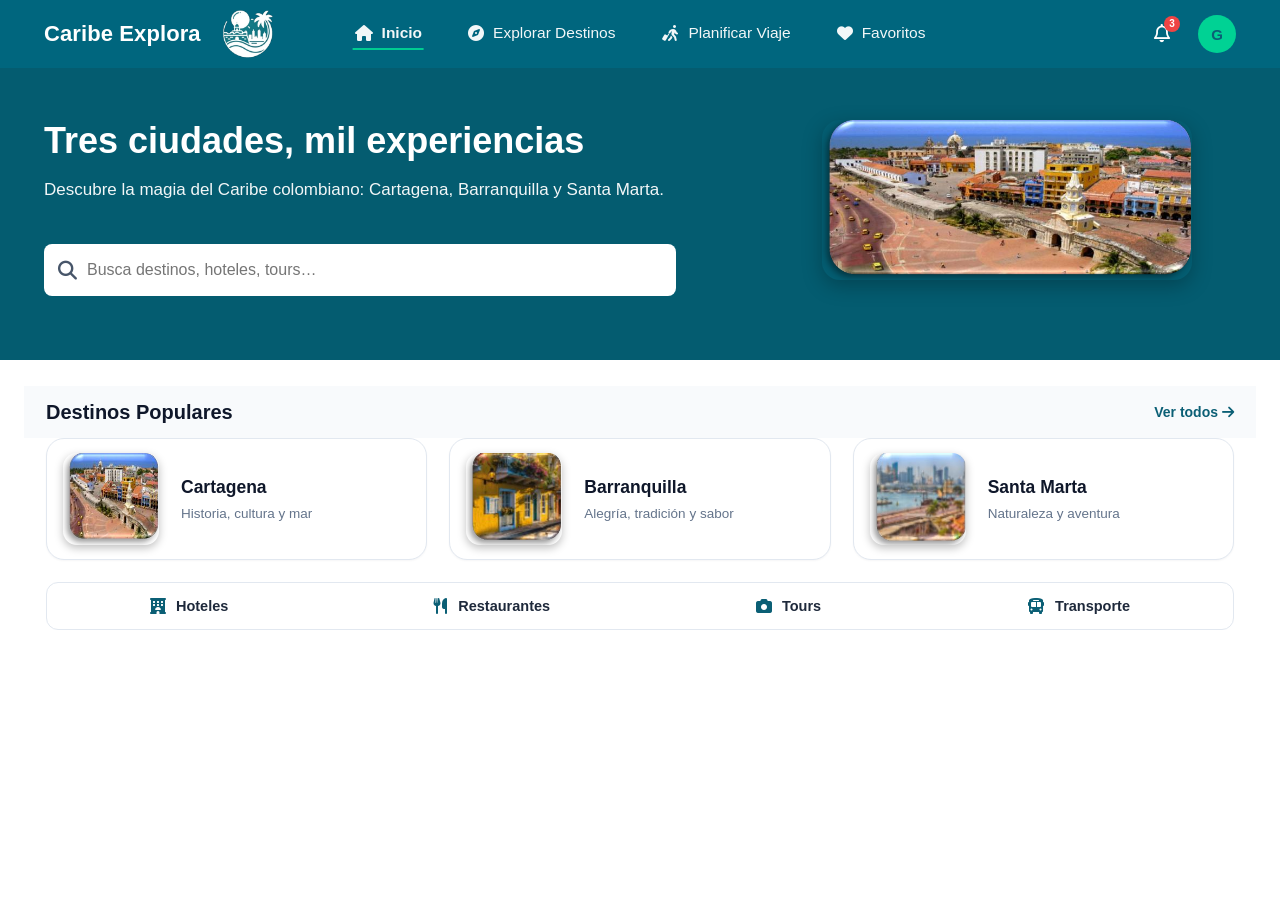
<file: index.html>
<!DOCTYPE html>
<html lang="es"><head><meta charset="utf-8"><meta name="viewport" content="width=device-width,initial-scale=1">
<title>Inicio · Caribe Explora</title>
<link rel="icon" href="img/logo.png"><link rel="stylesheet" href="vendor/fa/css/all.min.css"><link rel="stylesheet" href="css/styles.css"></head><body>
<div id="hdr"></div>
<section class="hero">
 <div><h1>Tres ciudades, mil experiencias</h1>
 <p>Descubre la magia del Caribe colombiano: Cartagena, Barranquilla y Santa Marta.</p>
 <form class="search" id="sf" autocomplete="off"><i class="fa-solid fa-magnifying-glass"></i><input id="q" type="text" aria-label="Buscar" placeholder="Busca destinos, hoteles, tours…"><div class="sugg" id="sg"></div></form></div>
 <img class="hero-img" src="img/hero-cartagena.png" alt="Cartagena">
</section>
<div class="section-head"><h2>Destinos Populares</h2><a href="explorar.html">Ver todos <i class="fa-solid fa-arrow-right"></i></a></div>
<section class="pop" id="pop"></section>
<nav class="cats">
 <a href="servicios.html?tipo=hoteles"><i class="fa-solid fa-hotel"></i>Hoteles</a><a href="servicios.html?tipo=restaurantes"><i class="fa-solid fa-utensils"></i>Restaurantes</a>
 <a href="servicios.html?tipo=tours"><i class="fa-solid fa-camera"></i>Tours</a><a href="servicios.html?tipo=transporte"><i class="fa-solid fa-bus"></i>Transporte</a>
</nav>
<script src="js/data.js"></script><script src="js/common.js"></script>
<script>renderHeader('inicio');
$('#pop').innerHTML=CITIES.map(c=>`<a class="card" href="destino.html?id=${c.id}"><img src="img/${c.thumb}" alt=""><div><h3>${c.name}</h3><p>${c.tag}</p></div></a>`).join('');
const q=$('#q'),sg=$('#sg');
$('#sf').onsubmit=e=>{e.preventDefault();if(q.value.trim())location.href='buscar.html?q='+encodeURIComponent(q.value.trim())};
q.oninput=()=>{const t=norm(q.value.trim());if(!t){sg.innerHTML='';sg.style.display='none';return}
 const r=[...CITIES.filter(c=>norm(c.name).includes(t)).map(c=>({h:'destino.html?id='+c.id,n:c.name,s:'Destino',i:'fa-location-dot'})),
  ...ALL.filter(x=>x.type!=='transporte'&&norm(x.name).includes(t)).slice(0,5).map(x=>({h:'destino.html?id='+x.city+'&tab='+x.type,n:x.name,s:TYPE[x.type].label+' · '+CITY[x.city].name,i:TYPE[x.type].icon}))];
 sg.innerHTML=r.length?r.map(x=>`<a href="${x.h}"><i class="fa-solid ${x.i}"></i><b>${x.n}</b><span>${x.s}</span></a>`).join(''):'<div class="none">Sin resultados</div>';sg.style.display='block'};
document.addEventListener('click',e=>{if(!e.target.closest('#sf'))sg.style.display='none'});
</script></body></html>
</file>
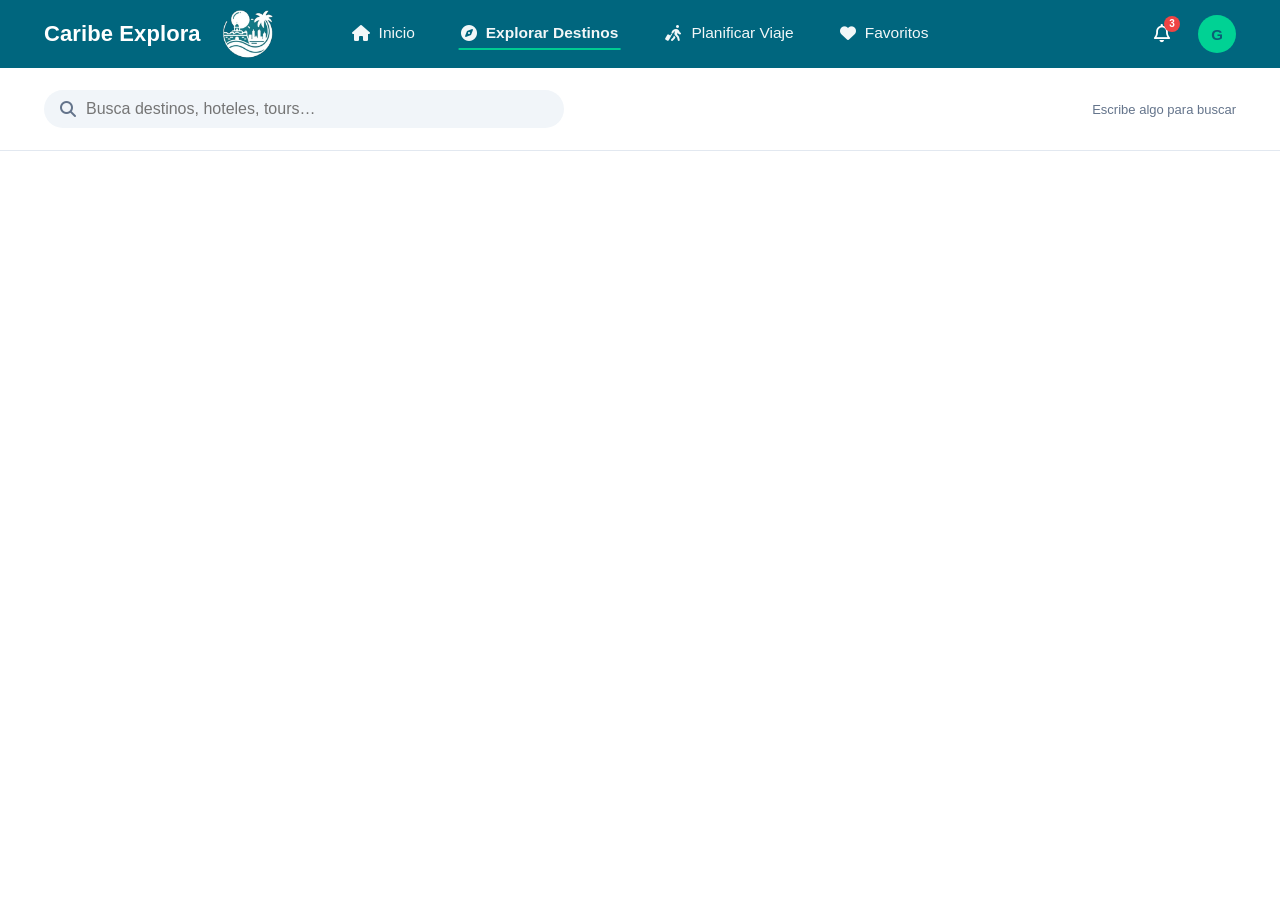
<file: buscar.html>
<!DOCTYPE html>
<html lang="es"><head><meta charset="utf-8"><meta name="viewport" content="width=device-width,initial-scale=1">
<title>Buscar · Caribe Explora</title>
<link rel="icon" href="img/logo.png"><link rel="stylesheet" href="vendor/fa/css/all.min.css"><link rel="stylesheet" href="css/styles.css"></head><body>
<div id="hdr"></div>
<div class="filters"><form class="fsearch" id="sf" style="width:520px;max-width:100%"><i class="fa-solid fa-magnifying-glass"></i><input id="q" type="text" aria-label="Buscar" placeholder="Busca destinos, hoteles, tours…"></form><div id="cnt" class="note"></div></div>
<div class="wrap" id="res" style="padding-bottom:60px"></div>
<script src="js/data.js"></script><script src="js/common.js"></script>
<script>renderHeader('explorar');
const qq=param('q')||'';$('#q').value=qq;
$('#sf').onsubmit=e=>{e.preventDefault();location.href='buscar.html?q='+encodeURIComponent($('#q').value.trim())};
const t=norm(qq.trim());
const dest=t?CITIES.filter(c=>norm(c.name+' '+c.state+' '+c.desc).includes(t)):[];
const its=t?ALL.filter(x=>norm(x.name+' '+x.desc+' '+CITY[x.city].name+' '+TYPE[x.type].label).includes(t)):[];
$('#cnt').textContent=t?`${dest.length+its.length} resultados para “${qq}”`:'Escribe algo para buscar';
$('#res').innerHTML=(dest.length?`<h2 class="h2">Destinos</h2><div class="pop">${dest.map(c=>`<a class="card" href="destino.html?id=${c.id}"><img src="img/${c.thumb}" alt=""><div><h3>${c.name}</h3><p>${c.tag}</p></div></a>`).join('')}</div>`:'')+
 (its.length?`<h2 class="h2">Lugares, comida, hoteles, tours y transporte</h2><section class="items" style="padding:0">${its.map(itemCard).join('')}</section>`:'')+
 (t&&!dest.length&&!its.length?'<p class="empty">No encontramos resultados. Prueba con “playa”, “hotel” o “Tayrona”.</p>':'');
</script></body></html>
</file>
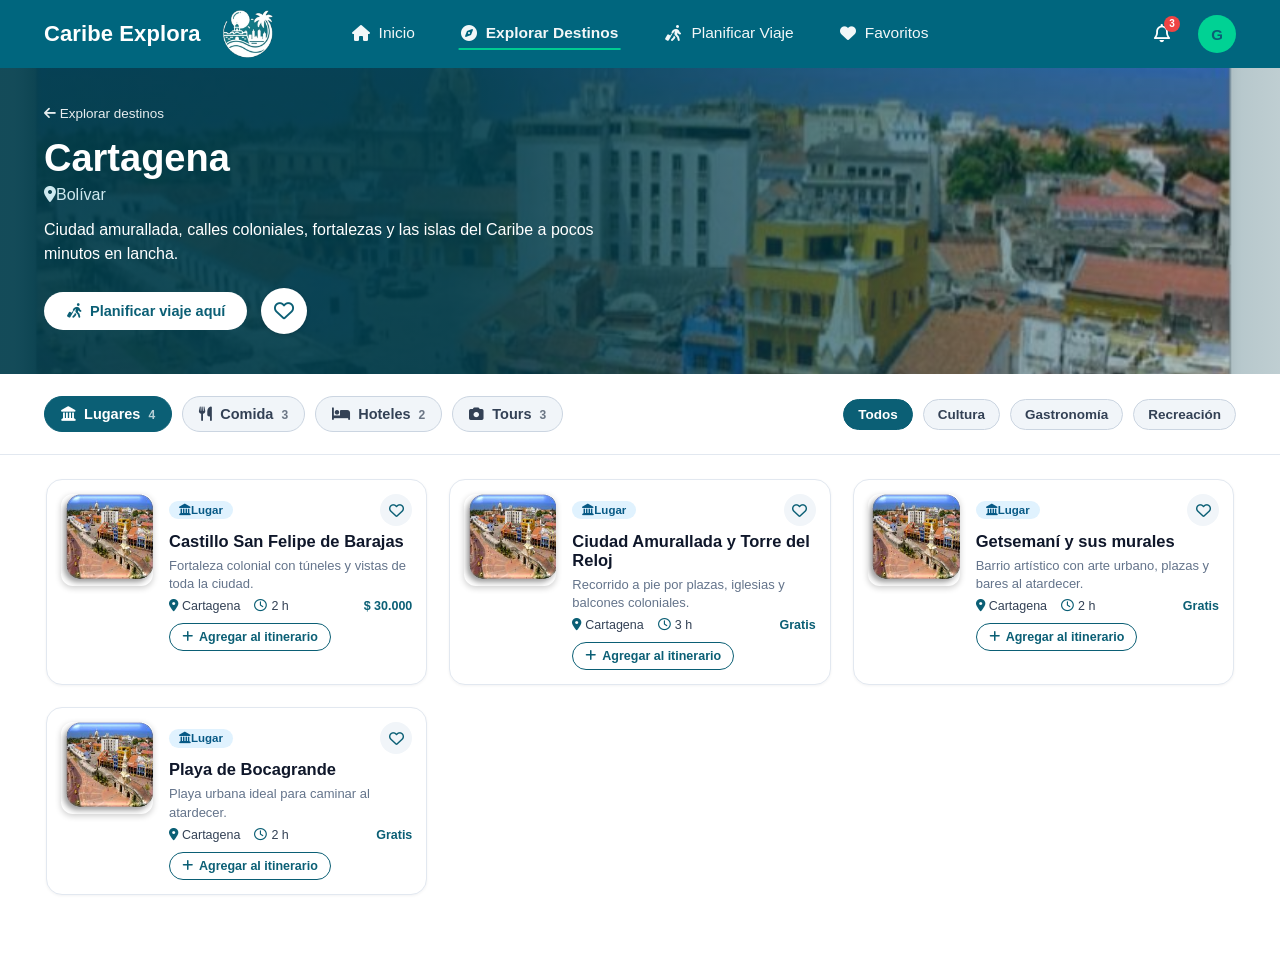
<file: destino.html>
<!DOCTYPE html>
<html lang="es"><head><meta charset="utf-8"><meta name="viewport" content="width=device-width,initial-scale=1">
<title>Destino · Caribe Explora</title>
<link rel="icon" href="img/logo.png"><link rel="stylesheet" href="vendor/fa/css/all.min.css"><link rel="stylesheet" href="css/styles.css"></head><body>
<div id="hdr"></div>
<main id="main"></main>
<script src="js/data.js"></script><script src="js/common.js"></script>
<script>renderHeader('explorar');
const c=CITY[param('id')]||CITIES[0];let tab=param('tab')||'lugar',cat=param('cat')||'Todos';if(!TYPE[tab]||tab==='transporte')tab='lugar';
const items=ALL.filter(x=>x.city===c.id&&x.type!=='transporte');
document.title=c.name+' · Caribe Explora';
$('#main').innerHTML=`<section class="dhero" style="--img:url(../img/${c.card})"><div class="dh-in"><a class="back" href="explorar.html"><i class="fa-solid fa-arrow-left"></i> Explorar destinos</a>
 <h1>${c.name}</h1><div class="loc"><i class="fa-solid fa-location-dot"></i>${c.state}</div><p>${c.desc}</p>
 <div class="dh-act"><a class="btn" href="planificar.html?city=${c.id}"><i class="fa-solid fa-person-walking-luggage"></i> Planificar viaje aquí</a>${heartBtn('d:'+c.id,'lg')}</div></div></section>
 <div class="filters"><div class="pills" id="tabs">${['lugar','comida','hotel','tour'].map(t=>`<button class="pill" data-t="${t}"><i class="fa-solid ${TYPE[t].icon}"></i> ${TYPE[t].tab} <small>${items.filter(x=>x.type===t).length}</small></button>`).join('')}</div>
 <div class="pills" id="cats">${['Todos','Cultura','Gastronomía','Recreación'].map(x=>`<button class="pill sm">${x}</button>`).join('')}</div></div>
 <section class="items" id="list"></section>`;
function draw(){$$('#tabs .pill').forEach(b=>b.classList.toggle('on',b.dataset.t===tab));$$('#cats .pill').forEach(b=>b.classList.toggle('on',b.textContent===cat));
 const l=items.filter(x=>x.type===tab&&(cat==='Todos'||x.cat===cat));
 $('#list').innerHTML=l.length?l.map(itemCard).join(''):'<p class="empty">No hay resultados para este filtro.</p>'}
draw();
$('#tabs').onclick=e=>{const b=e.target.closest('.pill');if(b){tab=b.dataset.t;draw()}};
$('#cats').onclick=e=>{const b=e.target.closest('.pill');if(b){cat=b.textContent;draw()}};
</script></body></html>
</file>
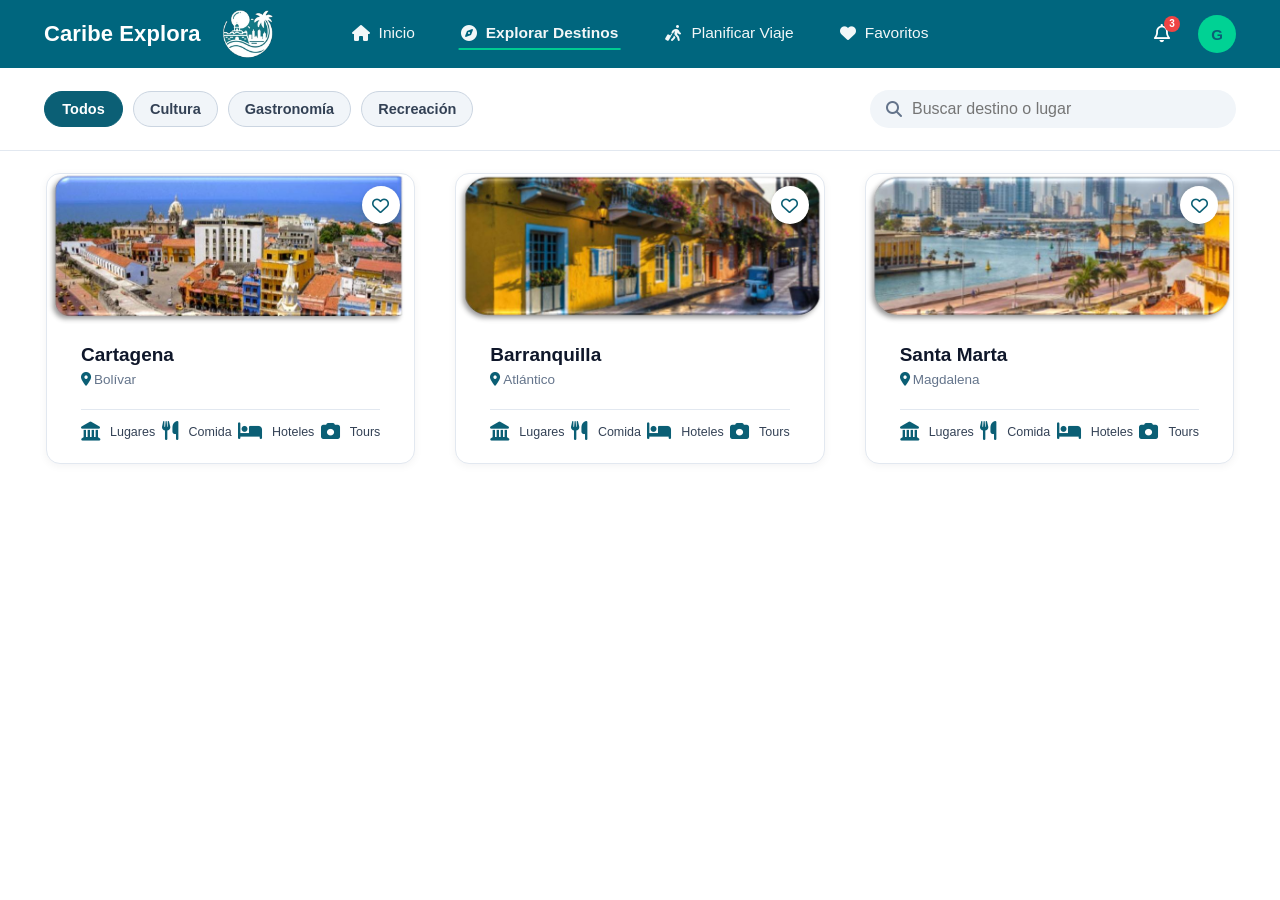
<file: explorar.html>
<!DOCTYPE html>
<html lang="es"><head><meta charset="utf-8"><meta name="viewport" content="width=device-width,initial-scale=1">
<title>Explorar · Caribe Explora</title>
<link rel="icon" href="img/logo.png"><link rel="stylesheet" href="vendor/fa/css/all.min.css"><link rel="stylesheet" href="css/styles.css"></head><body>
<div id="hdr"></div>
<div class="filters">
 <div class="pills" id="pills"><button class="pill on">Todos</button><button class="pill">Cultura</button><button class="pill">Gastronomía</button><button class="pill">Recreación</button></div>
 <div class="fsearch"><i class="fa-solid fa-magnifying-glass"></i><input id="q" type="text" aria-label="Buscar" placeholder="Buscar destino o lugar"></div>
</div>
<section class="grid" id="grid"></section><p class="empty" id="empty" hidden>No encontramos destinos con ese filtro.</p>
<script src="js/data.js"></script><script src="js/common.js"></script>
<script>renderHeader('explorar');
let cat='Todos',q='';
const match=(c)=>ALL.filter(x=>x.city===c.id&&x.type!=='transporte'&&(cat==='Todos'||x.cat===cat)&&(!q||norm(x.name+' '+x.desc).includes(q)||norm(c.name).includes(q)));
function draw(){const list=CITIES.filter(c=>match(c).length||(!q&&cat==='Todos'));
 const k=cat==='Todos'?'':'&cat='+encodeURIComponent(cat);
 $('#grid').innerHTML=list.map(c=>`<article class="dest"><div class="ph"><a href="destino.html?id=${c.id}${k}"><img src="img/${c.card}" alt="${c.name}"></a>${heartBtn('d:'+c.id)}</div>
 <div class="body"><a href="destino.html?id=${c.id}${k}"><h3>${c.name}</h3></a><div class="loc"><i class="fa-solid fa-location-dot"></i>${c.state}</div>
 <div class="stats">${[['lugar','fa-landmark','Lugares'],['comida','fa-utensils','Comida'],['hotel','fa-bed','Hoteles'],['tour','fa-camera','Tours']].map(s=>`<a href="destino.html?id=${c.id}&tab=${s[0]}${k}" title="${match(c).filter(x=>x.type===s[0]).length} resultados"><span><i class="fa-solid ${s[1]}"></i>${s[2]}</span></a>`).join('')}</div></div></article>`).join('');
 $('#empty').hidden=list.length>0}
draw();
$('#pills').onclick=e=>{const p=e.target.closest('.pill');if(!p)return;$$('.pill').forEach(b=>b.classList.remove('on'));p.classList.add('on');cat=p.textContent;draw()};
$('#q').oninput=e=>{q=norm(e.target.value.trim());draw()};
</script></body></html>
</file>
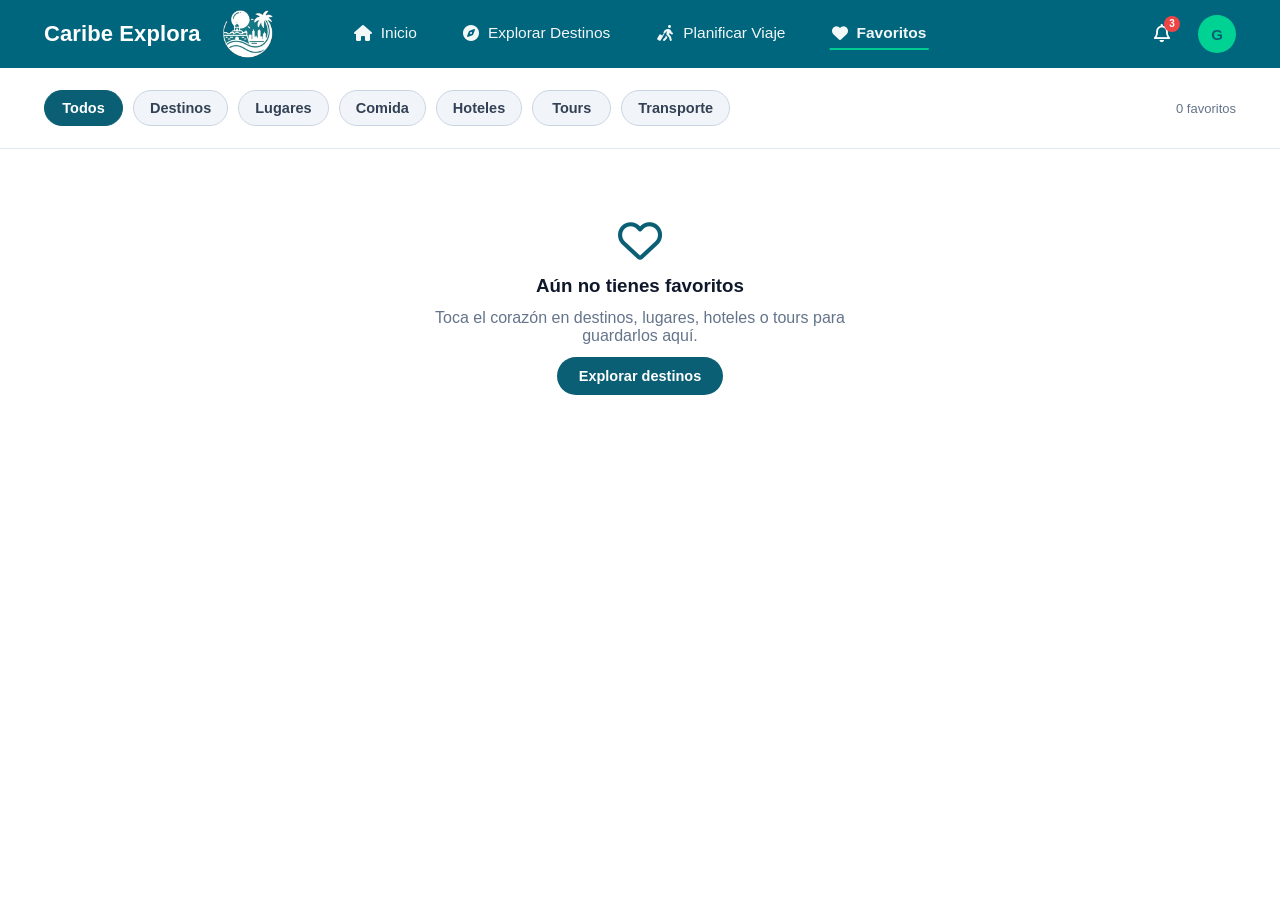
<file: favoritos.html>
<!DOCTYPE html>
<html lang="es"><head><meta charset="utf-8"><meta name="viewport" content="width=device-width,initial-scale=1">
<title>Favoritos · Caribe Explora</title>
<link rel="icon" href="img/logo.png"><link rel="stylesheet" href="vendor/fa/css/all.min.css"><link rel="stylesheet" href="css/styles.css"></head><body>
<div id="hdr"></div>
<div class="filters"><div class="pills" id="tabs"></div><div class="note" id="cnt"></div></div>
<div class="wrap" id="res" style="padding-bottom:60px"></div>
<script src="js/data.js"></script><script src="js/common.js"></script>
<script>renderHeader('favoritos');
let tab='all';const TABS=[['all','Todos'],['d','Destinos'],['lugar','Lugares'],['comida','Comida'],['hotel','Hoteles'],['tour','Tours'],['transporte','Transporte']];
$('#tabs').innerHTML=TABS.map(t=>`<button class="pill" data-t="${t[0]}">${t[1]}</button>`).join('');
function draw(){$$('#tabs .pill').forEach(b=>b.classList.toggle('on',b.dataset.t===tab));
 const f=favs(),dest=f.filter(k=>k[0]==='d').map(k=>CITY[k.slice(2)]).filter(Boolean),its=f.filter(k=>k[0]==='i').map(k=>BY_ID[k.slice(2)]).filter(Boolean);
 const sd=tab==='all'||tab==='d'?dest:[],si=its.filter(x=>tab==='all'||tab===x.type);
 $('#cnt').textContent=`${dest.length+its.length} favoritos`;
 $('#res').innerHTML=(sd.length?`<h2 class="h2">Destinos</h2><section class="grid" style="padding:0 0 10px">${sd.map(c=>`<article class="dest"><div class="ph"><a href="destino.html?id=${c.id}"><img src="img/${c.card}" alt="${c.name}"></a>${heartBtn('d:'+c.id)}</div><div class="body"><a href="destino.html?id=${c.id}"><h3>${c.name}</h3></a><div class="loc"><i class="fa-solid fa-location-dot"></i>${c.state}</div></div></article>`).join('')}</section>`:'')+
 (si.length?`<h2 class="h2">Lugares y servicios</h2><section class="items" style="padding:0">${si.map(itemCard).join('')}</section>`:'')+
 (!sd.length&&!si.length?`<div class="emptybox"><i class="fa-regular fa-heart"></i><h3>Aún no tienes favoritos</h3><p>Toca el corazón en destinos, lugares, hoteles o tours para guardarlos aquí.</p><a class="btn" href="explorar.html">Explorar destinos</a></div>`:'')}
draw();$('#tabs').onclick=e=>{const b=e.target.closest('.pill');if(b){tab=b.dataset.t;draw()}};
document.addEventListener('favchange',()=>setTimeout(draw,350));
</script></body></html>
</file>
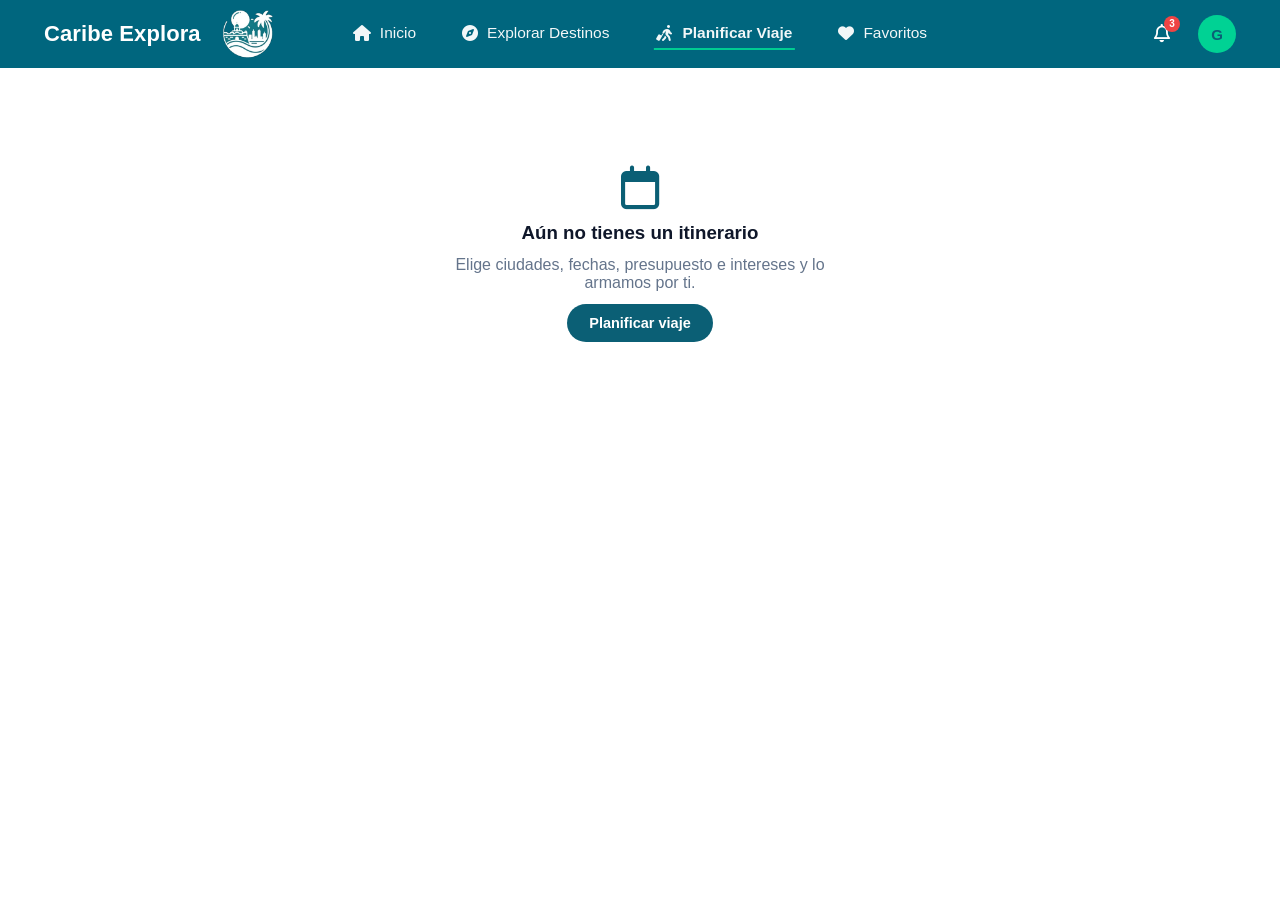
<file: itinerario.html>
<!DOCTYPE html>
<html lang="es"><head><meta charset="utf-8"><meta name="viewport" content="width=device-width,initial-scale=1">
<title>Itinerario · Caribe Explora</title>
<link rel="icon" href="img/logo.png"><link rel="stylesheet" href="vendor/fa/css/all.min.css"><link rel="stylesheet" href="css/styles.css"></head><body>
<div id="hdr"></div>
<main class="itin" id="main"></main>
<script src="js/data.js"></script><script src="js/common.js"></script>
<script>renderHeader('planificar');
const SLOT={Mañana:'fa-sun','Almuerzo':'fa-utensils',Tarde:'fa-cloud-sun',Noche:'fa-moon',Traslado:'fa-bus',Libre:'fa-star'};
function total(it){let a=0,h=0;it.days.forEach(d=>d.items.forEach(x=>a+=BY_ID[x.id].cost));
 it.days.forEach((d,i)=>{});const nights={};it.days.forEach(d=>nights[d.city]=(nights[d.city]||0)+1);
 const last=it.days.length-1;Object.keys(nights).forEach(c=>{const hot=BY_ID[it.hotels[c]];if(hot)h+=hot.cost*(c===it.days[last].city?nights[c]-1:nights[c])});
 return{act:a*it.people,hot:h,all:a*it.people+h}}
function draw(){const it=store.get('itin',null),m=$('#main');
 if(!it){m.innerHTML=`<div class="emptybox"><i class="fa-regular fa-calendar"></i><h3>Aún no tienes un itinerario</h3><p>Elige ciudades, fechas, presupuesto e intereses y lo armamos por ti.</p><a class="btn" href="planificar.html">Planificar viaje</a></div>`;return}
 const t=total(it),pct=Math.min(100,Math.round(t.all/it.bmax*100)),st=t.all<=it.bmax?(t.all<it.bmin?'Por debajo de tu rango':'Dentro de tu presupuesto'):'Supera tu presupuesto',ok=t.all<=it.bmax;
 m.innerHTML=`<div class="it-head"><div><h1>Tu itinerario</h1><p>${fmtDate(it.start,{day:'numeric',month:'long'})} – ${fmtDate(it.end,{day:'numeric',month:'long',year:'numeric'})} · ${it.cities.map(c=>CITY[c].name).join(' · ')}</p></div>
  <div class="it-act"><button class="btn ghost" id="cp"><i class="fa-regular fa-copy"></i> Copiar resumen</button><button class="btn ghost" onclick="print()"><i class="fa-solid fa-print"></i> Imprimir</button><a class="btn" href="planificar.html"><i class="fa-solid fa-rotate"></i> Editar plan</a></div></div>
 <div class="sum"><div class="sbox"><span>Días</span><b>${it.days.length}</b></div><div class="sbox"><span>Ciudades</span><b>${it.cities.length}</b></div>
  <div class="sbox"><span>Viajeros</span><b class="step"><button data-p="-1">−</button>${it.people}<button data-p="1">+</button></b></div>
  <div class="sbox wide"><span>Costo estimado (actividades + hotel)</span><b>${cop(t.all)}</b><div class="bar"><i class="${ok?'':'over'}" style="width:${pct}%"></i></div><small class="${ok?'':'overt'}">${st} · ${cop(it.bmin)} – ${cop(it.bmax)}</small></div></div>
 <h2 class="h2">Hoteles</h2><div class="hotels">${it.cities.map(c=>{const h=BY_ID[it.hotels[c]];return `<div class="hrow"><img src="img/${CITY[c].thumb}" alt=""><div><b>${h.name}</b><span>${CITY[c].name} · ${cop(h.cost)} / noche</span></div><a class="btn-sm" href="destino.html?id=${c}&tab=hotel">Cambiar</a></div>`}).join('')}</div>
 <h2 class="h2">Día a día</h2>${it.days.map((d,i)=>`<section class="day"><div class="day-h"><div><span class="dn">Día ${i+1}</span><b>${fmtDate(d.date)}</b></div><span class="dc"><i class="fa-solid fa-location-dot"></i>${CITY[d.city].name}</span></div>
  ${d.items.map((x,j)=>{const p=BY_ID[x.id];return `<div class="ev"><div class="slot"><i class="fa-solid ${SLOT[x.slot]||'fa-star'}"></i>${x.slot}</div><div class="evb"><b>${p.name}</b><span>${p.desc}</span></div><div class="evp">${cop(p.cost)}</div>
   <div class="evx"><button data-mv="${i},${j},-1" title="Subir"><i class="fa-solid fa-chevron-up"></i></button><button data-mv="${i},${j},1" title="Bajar"><i class="fa-solid fa-chevron-down"></i></button><button data-rm="${i},${j}" title="Quitar"><i class="fa-solid fa-xmark"></i></button></div></div>`}).join('')||'<p class="hint">Día libre</p>'}
  <div class="addrow"><select data-add-day="${i}"><option value="">+ Agregar actividad en ${CITY[d.city].name}…</option>${ITEMS.filter(x=>x.city===d.city&&x.type!=='hotel'&&!d.items.some(y=>y.id===x.id)).map(x=>`<option value="${x.id}">${TYPE[x.type].label}: ${x.name}</option>`).join('')}</select></div></section>`).join('')}
 <p class="note" style="padding:10px 0 50px"><i class="fa-solid fa-circle-info"></i> Precios por persona y referenciales. El hotel se calcula por noche.</p>`;
 $('#cp').onclick=()=>{const txt=`Itinerario Caribe Explora (${it.start} a ${it.end})\n`+it.days.map((d,i)=>`\nDía ${i+1} · ${fmtDate(d.date)} · ${CITY[d.city].name}\n`+d.items.map(x=>`  - ${x.slot}: ${BY_ID[x.id].name}`).join('\n')).join('\n');
  (navigator.clipboard?navigator.clipboard.writeText(txt):Promise.reject()).then(()=>toast('Resumen copiado')).catch(()=>toast('No se pudo copiar',false))}}
document.addEventListener('click',e=>{const it=store.get('itin',null);if(!it)return;
 const rm=e.target.closest('[data-rm]'),mv=e.target.closest('[data-mv]'),pp=e.target.closest('[data-p]');
 if(rm){const[i,j]=rm.dataset.rm.split(',').map(Number);it.days[i].items.splice(j,1)}
 else if(mv){const[i,j,d]=mv.dataset.mv.split(',').map(Number),a=it.days[i].items;if(j+d<0||j+d>=a.length)return;[a[j],a[j+d]]=[a[j+d],a[j]]}
 else if(pp){it.people=Math.min(20,Math.max(1,it.people+Number(pp.dataset.p)))}else return;
 store.set('itin',it);draw()});
document.addEventListener('change',e=>{const s=e.target.closest('[data-add-day]');if(!s||!s.value)return;const it=store.get('itin'),d=it.days[s.dataset.addDay];
 d.items.push({id:s.value,slot:BY_ID[s.value].type==='comida'?'Almuerzo':'Libre'});store.set('itin',it);draw();toast('Actividad agregada')});
draw();
</script></body></html>
</file>
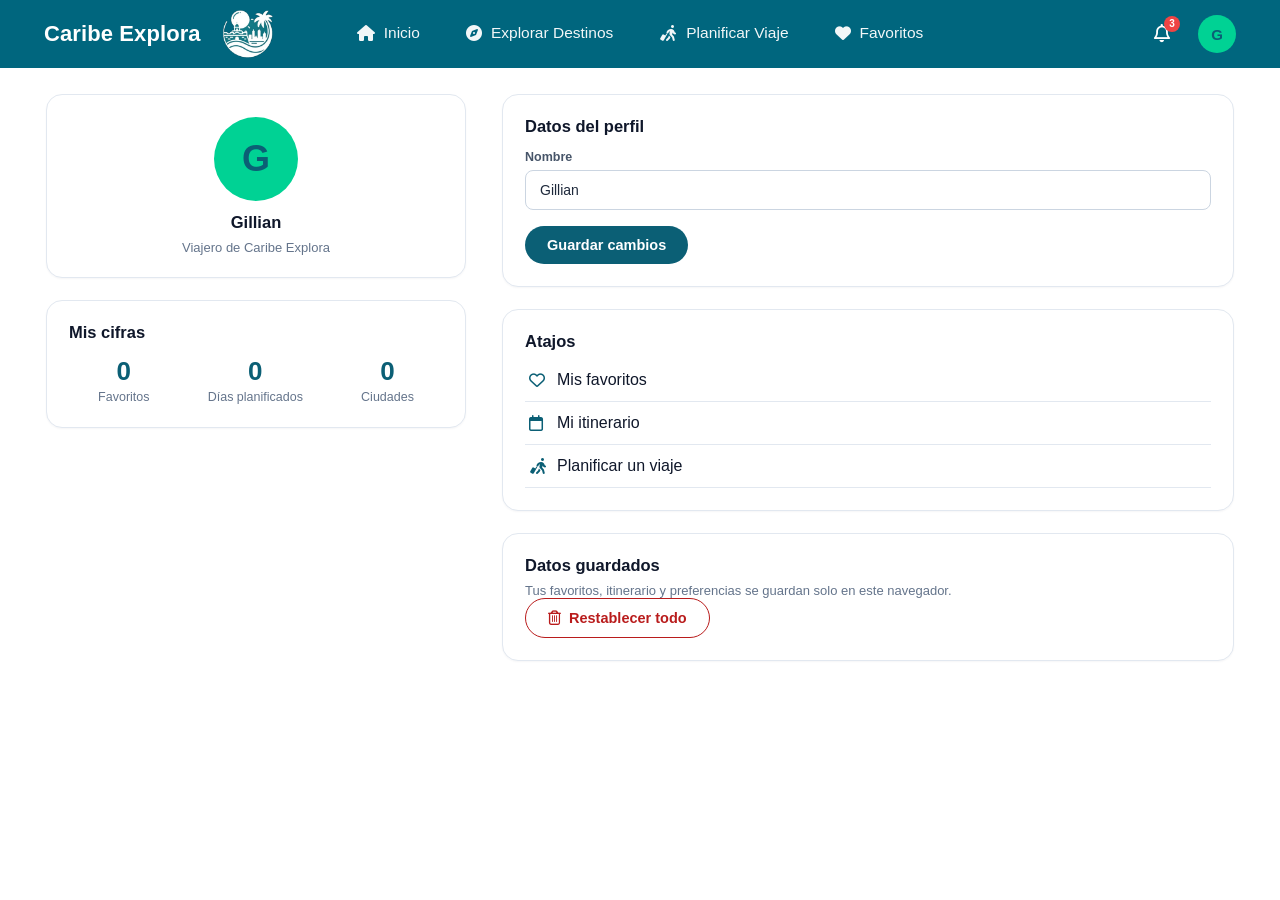
<file: perfil.html>
<!DOCTYPE html>
<html lang="es"><head><meta charset="utf-8"><meta name="viewport" content="width=device-width,initial-scale=1">
<title>Perfil · Caribe Explora</title>
<link rel="icon" href="img/logo.png"><link rel="stylesheet" href="vendor/fa/css/all.min.css"><link rel="stylesheet" href="css/styles.css"></head><body>
<div id="hdr"></div>
<main class="plan" style="grid-template-columns:420px 1fr">
 <div class="col"><div class="box ptop"><div class="avatar big" id="bigav">G</div><h3 id="pn2"></h3><p class="sub">Viajero de Caribe Explora</p></div>
  <div class="box"><h3>Mis cifras</h3><div class="pstats" id="ps"></div></div></div>
 <div class="col"><div class="box"><h3>Datos del perfil</h3><label class="lbl">Nombre<div class="field"><input id="nm" maxlength="30"></div></label><button class="btn" id="sv" style="margin-top:16px">Guardar cambios</button></div>
  <div class="box"><h3>Atajos</h3><div class="links"><a href="favoritos.html"><i class="fa-regular fa-heart"></i>Mis favoritos</a><a href="itinerario.html"><i class="fa-regular fa-calendar"></i>Mi itinerario</a><a href="planificar.html"><i class="fa-solid fa-person-walking-luggage"></i>Planificar un viaje</a></div></div>
  <div class="box"><h3>Datos guardados</h3><p class="sub">Tus favoritos, itinerario y preferencias se guardan solo en este navegador.</p><button class="btn ghost danger" id="rs"><i class="fa-regular fa-trash-can"></i> Restablecer todo</button></div></div>
</main>
<script src="js/data.js"></script><script src="js/common.js"></script>
<script>renderHeader('');
const u=store.get('user',{name:'Gillian'});$('#nm').value=u.name;
function paint(){const n=store.get('user',{name:'Gillian'}).name;$('#pn2').textContent=n;$('#bigav').textContent=(n[0]||'G').toUpperCase();
 const f=favs(),it=store.get('itin',null);$('#ps').innerHTML=`<div><b>${f.length}</b><span>Favoritos</span></div><div><b>${it?it.days.length:0}</b><span>Días planificados</span></div><div><b>${it?it.cities.length:0}</b><span>Ciudades</span></div>`}
paint();
$('#sv').onclick=()=>{const n=$('#nm').value.trim();if(!n)return toast('Escribe tu nombre',false);store.set('user',{name:n});$('#av').textContent=n[0].toUpperCase();paint();toast('Perfil actualizado')};
$('#rs').onclick=()=>{if(confirm('¿Borrar favoritos, itinerario y preferencias?')){['favs','itin','plan','user','notifs'].forEach(store.del);toast('Datos restablecidos');setTimeout(()=>location.reload(),700)}};
</script></body></html>
</file>
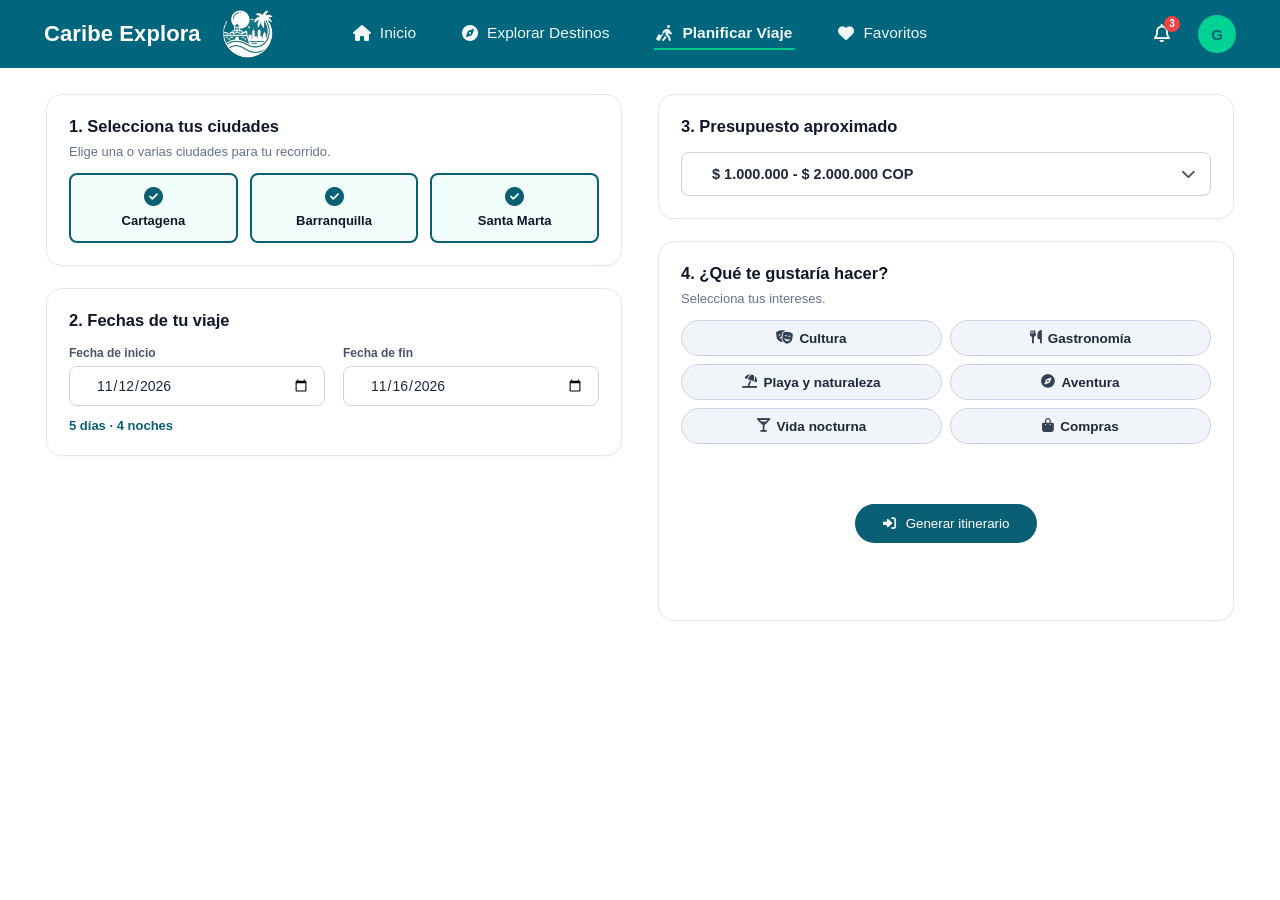
<file: planificar.html>
<!DOCTYPE html>
<html lang="es"><head><meta charset="utf-8"><meta name="viewport" content="width=device-width,initial-scale=1">
<title>Planificar · Caribe Explora</title>
<link rel="icon" href="img/logo.png"><link rel="stylesheet" href="vendor/fa/css/all.min.css"><link rel="stylesheet" href="css/styles.css"></head><body>
<div id="hdr"></div>
<main class="plan">
 <div class="col">
  <div class="box"><h3>1. Selecciona tus ciudades</h3><p class="sub">Elige una o varias ciudades para tu recorrido.</p><div class="cities" id="cities"></div></div>
  <div class="box"><h3>2. Fechas de tu viaje</h3>
   <div class="dates"><label>Fecha de inicio<div class="field"><input type="date" id="d1" value="2026-11-12"></div></label>
   <label>Fecha de fin<div class="field"><input type="date" id="d2" value="2026-11-16"></div></label></div><p class="hint" id="dh"></p></div>
 </div>
 <div class="col">
  <div class="box"><h3>3. Presupuesto aproximado</h3>
   <div class="field select"><select id="bud"><option value="500000-1000000">$ 500.000 - $ 1.000.000 COP</option><option value="1000000-2000000" selected>$ 1.000.000 - $ 2.000.000 COP</option><option value="2000000-4000000">$ 2.000.000 - $ 4.000.000 COP</option><option value="4000000-8000000">Más de $ 4.000.000 COP</option></select><i class="fa-solid fa-chevron-down"></i></div></div>
  <div class="box" style="min-height:380px"><h3>4. ¿Qué te gustaría hacer?</h3><p class="sub">Selecciona tus intereses.</p>
   <div class="interests" id="ints"></div>
   <button class="go" id="go"><i class="fa-solid fa-right-to-bracket"></i> Generar itinerario</button></div>
 </div>
</main>
<script src="js/data.js"></script><script src="js/common.js"></script>
<script>renderHeader('planificar');
const prev=store.get('plan',{}),pc=param('city');
let sel=new Set(pc&&CITY[pc]?[pc]:(prev.cities||CITIES.map(c=>c.id))),ints=new Set(prev.interests||[]);
if(prev.start&&!pc){$('#d1').value=prev.start;$('#d2').value=prev.end;$('#bud').value=prev.budget}
$('#cities').innerHTML=CITIES.map(c=>`<button class="city" data-c="${c.id}"><i class="fa-solid fa-circle-check"></i>${c.name}</button>`).join('');
$('#ints').innerHTML=INTERESTS.map(x=>`<button class="int" data-k="${x.k}"><i class="fa-solid ${x.i}"></i>${x.l}</button>`).join('');
function paint(){$$('.city').forEach(b=>b.classList.toggle('on',sel.has(b.dataset.c)));$$('.int').forEach(b=>b.classList.toggle('on',ints.has(b.dataset.k)));
 const a=$('#d1').value,b=$('#d2').value,n=a&&b?Math.round((new Date(b)-new Date(a))/864e5)+1:0;$('#dh').textContent=n>0?`${n} día${n>1?'s':''} · ${n-1} noche${n-1===1?'':'s'}`:'Revisa las fechas'}
paint();
$('#cities').onclick=e=>{const b=e.target.closest('.city');if(!b)return;sel.has(b.dataset.c)?sel.delete(b.dataset.c):sel.add(b.dataset.c);paint()};
$('#ints').onclick=e=>{const b=e.target.closest('.int');if(!b)return;ints.has(b.dataset.k)?ints.delete(b.dataset.k):ints.add(b.dataset.k);paint()};
$('#d1').onchange=$('#d2').onchange=paint;
/* Generador de itinerario */
function generar(cities,start,end,budget,interests){
 const n=Math.round((new Date(end)-new Date(start))/864e5)+1,[bmin,bmax]=budget.split('-').map(Number);
 const per=Math.floor(n/cities.length),ex=n%cities.length,order=[];
 cities.forEach((c,i)=>{for(let j=0;j<per+(i<ex?1:0);j++)order.push(c)});
 const used=new Set(),score=x=>x.tags.filter(t=>interests.includes(t)).length;
 const pick=(city,type,pref)=>{let pool=ITEMS.filter(x=>x.city===city&&x.type===type&&!used.has(x.id));if(!pool.length)return null;
  pool.sort((a,b)=>(score(b)+(pref&&b.tags.includes(pref)?2:0))-(score(a)+(pref&&a.tags.includes(pref)?2:0)));used.add(pool[0].id);return pool[0].id};
 const days=order.map((city,i)=>{const d=new Date(start+'T12:00:00');d.setDate(d.getDate()+i);
  const it=[];
  if(i>0&&order[i-1]!==city){const t=TRANSPORTE.find(x=>x.from===order[i-1]&&x.to===city);t&&it.push({id:t.id,slot:'Traslado'})}
  const m=pick(city,'lugar'),a=pick(city,'comida','gastronomia'),t=pick(city,'tour'),l=pick(city,'lugar'),nn=pick(city,'comida',interests.includes('noche')?'noche':null);
  m&&it.push({id:m,slot:'Mañana'});a&&it.push({id:a,slot:'Almuerzo'});(t||l)&&it.push({id:t||l,slot:'Tarde'});nn&&it.push({id:nn,slot:'Noche'});
  return{date:d.toISOString().slice(0,10),city,items:it}});
 const hotels={},perNight=(bmax*0.4)/Math.max(n-1,1);
 [...new Set(order)].forEach(c=>{const hs=ITEMS.filter(x=>x.city===c&&x.type==='hotel').sort((a,b)=>a.cost-b.cost);
  hotels[c]=(hs.filter(h=>h.cost<=perNight).pop()||hs[0]).id});
 return{cities:[...new Set(order)],start,end,budget,bmin,bmax,interests,days,hotels,people:1}}
$('#go').onclick=()=>{const a=$('#d1').value,b=$('#d2').value,n=Math.round((new Date(b)-new Date(a))/864e5)+1;
 if(!sel.size)return toast('Elige al menos una ciudad',false);
 if(!a||!b||n<1)return toast('La fecha de fin debe ser posterior al inicio',false);
 if(n>14)return toast('Máximo 14 días por itinerario',false);
 const cities=CITIES.map(c=>c.id).filter(c=>sel.has(c)),bud=$('#bud').value;
 store.set('plan',{cities,start:a,end:b,budget:bud,interests:[...ints]});
 store.set('itin',generar(cities,a,b,bud,[...ints]));pushNotif('Itinerario listo',`Tu viaje de ${n} día${n>1?'s':''} por ${cities.map(c=>CITY[c].name).join(', ')} fue generado.`);
 location.href='itinerario.html'};
</script></body></html>
</file>
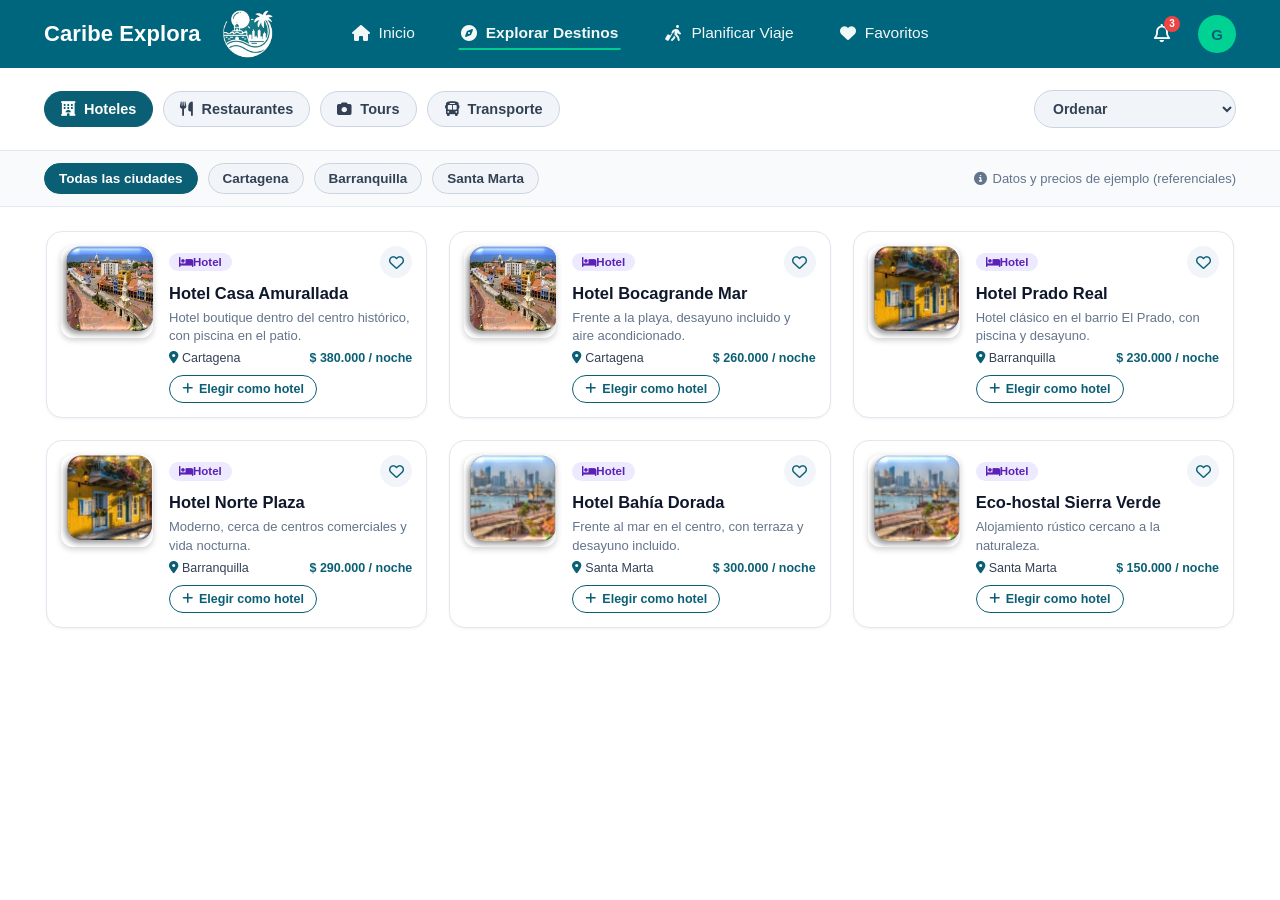
<file: servicios.html>
<!DOCTYPE html>
<html lang="es"><head><meta charset="utf-8"><meta name="viewport" content="width=device-width,initial-scale=1">
<title>Servicios · Caribe Explora</title>
<link rel="icon" href="img/logo.png"><link rel="stylesheet" href="vendor/fa/css/all.min.css"><link rel="stylesheet" href="css/styles.css"></head><body>
<div id="hdr"></div>
<div class="filters"><div class="pills" id="tabs"></div>
 <div class="pills"><select id="sort" class="sel"><option value="">Ordenar</option><option value="asc">Precio: menor a mayor</option><option value="desc">Precio: mayor a menor</option></select></div></div>
<div class="filters sub"><div class="pills" id="cf"></div><div class="note"><i class="fa-solid fa-circle-info"></i> Datos y precios de ejemplo (referenciales)</div></div>
<section class="items" id="list"></section>
<script src="js/data.js"></script><script src="js/common.js"></script>
<script>renderHeader('explorar');
const M={hoteles:'hotel',restaurantes:'comida',tours:'tour',transporte:'transporte'},N={hoteles:'Hoteles',restaurantes:'Restaurantes',tours:'Tours',transporte:'Transporte'},IC={hoteles:'fa-hotel',restaurantes:'fa-utensils',tours:'fa-camera',transporte:'fa-bus'};
let tipo=M[param('tipo')]?param('tipo'):'hoteles',city='all',sort='';
$('#tabs').innerHTML=Object.keys(M).map(k=>`<button class="pill" data-k="${k}"><i class="fa-solid ${IC[k]}"></i> ${N[k]}</button>`).join('');
$('#cf').innerHTML=`<button class="pill sm" data-c="all">Todas las ciudades</button>`+CITIES.map(c=>`<button class="pill sm" data-c="${c.id}">${c.name}</button>`).join('');
function draw(){$$('#tabs .pill').forEach(b=>b.classList.toggle('on',b.dataset.k===tipo));$$('#cf .pill').forEach(b=>b.classList.toggle('on',b.dataset.c===city));
 let l=ALL.filter(x=>x.type===M[tipo]&&(city==='all'||x.city===city||x.to===city));if(sort)l.sort((a,b)=>sort==='asc'?a.cost-b.cost:b.cost-a.cost);
 $('#list').innerHTML=l.length?l.map(itemCard).join(''):'<p class="empty">Sin resultados.</p>';document.title=N[tipo]+' · Caribe Explora'}
draw();
$('#tabs').onclick=e=>{const b=e.target.closest('.pill');if(b){tipo=b.dataset.k;history.replaceState(0,'','?tipo='+tipo);draw()}};
$('#cf').onclick=e=>{const b=e.target.closest('.pill');if(b){city=b.dataset.c;draw()}};
$('#sort').onchange=e=>{sort=e.target.value;draw()};
</script></body></html>
</file>
<file: css/styles.css>
:root{--nav:#00667e;--hero:#045c70;--teal:#0b5f75;--bg:#f8fafc;--line:#e2e8f0;--ink:#0f172a;--muted:#64748b;--mint:#00d294;--chip:#f1f5f9;--sel:#f0fdfa}
*{box-sizing:border-box;margin:0;padding:0}
body{font-family:Calibri,"Carlito","Segoe UI",Arial,sans-serif;background:#fff;color:var(--ink);min-height:100vh}
a{color:inherit;text-decoration:none}
/* Header */
.nav{background:var(--nav);height:68px;display:flex;align-items:center;justify-content:space-between;padding:0 44px;color:#fff;position:sticky;top:0;z-index:10}
.brand{display:flex;align-items:center;gap:22px;font-size:22px;font-weight:700;letter-spacing:.1px}
.brand img{height:48px;width:auto}
.menu{display:flex;gap:42px;position:absolute;left:50%;transform:translateX(-50%)}
.menu a{display:flex;align-items:center;gap:9px;font-size:15.5px;padding:6px 2px;border-bottom:2px solid transparent;opacity:.95}
.menu a.active{font-weight:700;border-color:var(--mint)}
.menu i{font-size:16px}
.right{display:flex;align-items:center;gap:22px}
.right .fa-bell{font-size:18px}
.avatar{width:38px;height:38px;border-radius:50%;background:var(--mint);display:grid;place-items:center;font-weight:700;color:#0b5f75;font-size:15px}
/* Hero */
.hero{background:var(--hero);padding:46px 44px 28px;display:flex;justify-content:space-between;align-items:flex-start;color:#fff;min-height:292px}
.hero h1{font-size:36px;font-weight:700;margin-top:6px}
.hero p{font-size:17px;margin-top:18px;opacity:.95}
.hero .search{margin-top:44px;width:632px;max-width:100%;height:52px;background:#fff;border-radius:8px;display:flex;align-items:center;padding:0 14px;color:#475569;gap:10px}
.hero .search input{flex:1;border:0;outline:0;font:inherit;font-size:16px;background:transparent}
.hero .search i{font-size:19px}
.hero-img{width:370px;height:160px;border-radius:18px;object-fit:cover;margin-right:44px;margin-top:6px;box-shadow:0 6px 20px rgba(0,0,0,.25)}
.wrap{padding:0 44px}
/* Popular */
.section-head{display:flex;justify-content:space-between;align-items:center;background:var(--bg);margin:26px 24px 0;padding:0 22px;height:52px}
.section-head h2{font-size:20px;font-weight:700}
.section-head a{color:var(--teal);font-weight:700;font-size:14px;display:flex;align-items:center;gap:4px}
.pop{display:grid;grid-template-columns:repeat(3,1fr);gap:22px;margin:0 46px}
.pop .card{display:flex;align-items:center;gap:22px;border:1px solid var(--line);border-radius:18px;padding:12px 16px;height:122px;background:#fff;box-shadow:0 1px 2px rgba(15,23,42,.04);transition:.2s}
.pop .card:hover{box-shadow:0 8px 22px rgba(0,102,126,.15);transform:translateY(-2px)}
.pop img{width:96px;height:92px;border-radius:14px;object-fit:cover;box-shadow:0 3px 8px rgba(0,0,0,.25)}
.pop h3{font-size:17.5px;font-weight:700}
.pop p{font-size:13.5px;color:var(--muted);margin-top:8px}
.cats{display:flex;justify-content:space-around;align-items:center;margin:22px 46px 70px;border:1px solid var(--line);border-radius:12px;height:48px;font-weight:700;font-size:14.5px;color:#1e293b}
.cats a{display:flex;align-items:center;gap:10px}
.cats i{color:var(--teal);font-size:16px}
/* Explorar */
.filters{display:flex;justify-content:space-between;align-items:center;padding:22px 44px;border-bottom:1px solid var(--line)}
.pills{display:flex;gap:10px}
.pill{border:1px solid #cbd5e1;background:var(--chip);border-radius:20px;padding:9px 16px;font-size:14.5px;font-weight:700;color:#334155;cursor:pointer;min-width:79px;text-align:center;font-family:inherit}
.pill.on{background:var(--teal);border-color:var(--teal);color:#fff}
.fsearch{width:366px;height:38px;border-radius:20px;background:var(--chip);display:flex;align-items:center;padding:0 16px;gap:10px;color:#64748b}
.fsearch input{border:0;background:transparent;outline:0;flex:1;font:inherit}
.grid{display:grid;grid-template-columns:repeat(3,1fr);gap:40px;padding:22px 46px 60px}
.dest{border:1px solid var(--line);border-radius:14px;background:#fff;box-shadow:0 2px 8px rgba(15,23,42,.05);padding-bottom:22px;transition:.2s}
.dest:hover{box-shadow:0 10px 26px rgba(0,102,126,.16)}
.dest .ph{position:relative;margin:-2px -2px 0}
.dest .ph img{display:block;width:100%;aspect-ratio:786/327;object-fit:cover;border-radius:18px}
.heart{position:absolute;top:14px;right:4.5%;width:38px;height:38px;border-radius:50%;background:#fff;display:grid;place-items:center;color:var(--teal);font-size:17px;border:0;cursor:pointer;box-shadow:0 1px 4px rgba(0,0,0,.15)}
.heart.on i{font-weight:900;color:#e11d48}
.dest .body{padding:18px 34px 0}
.dest h3{font-size:19px;font-weight:700}
.dest .loc{font-size:13.5px;color:var(--muted);margin-top:6px;display:flex;align-items:center;gap:3px}
.dest .loc i{color:var(--teal)}
.stats{display:flex;justify-content:space-between;margin-top:22px;padding-top:12px;border-top:1px solid var(--line);font-size:12.5px;color:#334155}
.stats span{display:flex;align-items:center;gap:10px}
.stats i{color:var(--teal);font-size:19px}
/* Planificar */
.plan{display:grid;grid-template-columns:1fr 1fr;gap:36px;padding:26px 46px 60px;align-items:start}
.col{display:flex;flex-direction:column;gap:22px}
.box{border:1px solid var(--line);border-radius:16px;padding:22px;background:#fff;box-shadow:0 1px 2px rgba(15,23,42,.04)}
.box h3{font-size:16.5px;font-weight:700}
.box .sub{font-size:13px;color:var(--muted);margin-top:8px}
.cities{display:flex;gap:12px;margin-top:14px}
.city{flex:1;height:70px;border:2px solid #cbd5e1;border-radius:8px;background:#fff;display:flex;flex-direction:column;align-items:center;justify-content:center;gap:6px;font-weight:700;font-size:13px;cursor:pointer;font-family:inherit;color:var(--ink)}
.city i{color:#cbd5e1;font-size:19px}
.city.on{border-color:var(--teal);background:var(--sel)}
.city.on i{color:var(--teal)}
.dates{display:flex;gap:18px;margin-top:16px}
.dates label{flex:1;font-size:12px;font-weight:700;color:#475569}
.field{display:flex;align-items:center;justify-content:space-between;margin-top:6px;border:1px solid #cbd5e1;border-radius:8px;height:40px;padding:0 14px 0 26px;font-weight:400;font-size:14px;color:#1e293b;background:#fff}
.field input,.field select{border:0;outline:0;background:transparent;font:inherit;color:inherit;width:100%}
.field i{color:var(--teal)}
.select{margin-top:16px;padding:0 14px 0 30px;height:44px;font-size:14.5px;font-weight:700}
.select select{appearance:none;cursor:pointer}
.select i{color:#475569}
.interests{display:grid;grid-template-columns:1fr 1fr;gap:8px 8px;margin-top:14px}
.int{height:36px;border:1px solid #cbd5e1;background:var(--chip);border-radius:18px;font-weight:700;font-size:13.5px;display:flex;align-items:center;justify-content:center;gap:6px;cursor:pointer;color:#1e293b;font-family:inherit}
.int i{color:#334155}
.int.on{background:var(--teal);border-color:var(--teal);color:#fff}.int.on i{color:#fff}
.go{display:block;margin:70px auto 40px;background:var(--teal);color:#fff;border:0;border-radius:24px;padding:12px 28px;font:700 15px inherit;font-family:inherit;cursor:pointer;display:flex;align-items:center;gap:10px}
.go:hover{background:var(--nav)}
.result{display:none;margin:0 auto 40px;max-width:460px;text-align:center;font-size:14px;color:#334155;line-height:1.6}
.result.show{display:block}
@media(max-width:1000px){.menu{display:none}.hero-img{display:none}.pop,.grid,.plan{grid-template-columns:1fr}.cats{flex-wrap:wrap;height:auto;padding:12px;gap:12px}.filters{flex-direction:column;gap:14px}.fsearch{width:100%}}
/* ===== Extensión funcional ===== */
button{font-family:inherit}
.iconbtn{background:none;border:0;color:#fff;font-size:18px;cursor:pointer;position:relative;padding:6px}
.dot{position:absolute;top:-2px;right:-4px;background:#ef4444;color:#fff;font-size:10px;font-weight:700;border-radius:9px;min-width:16px;height:16px;display:grid;place-items:center;padding:0 4px}
.avatar{border:0;cursor:pointer;font-family:inherit}.avatar.big{width:84px;height:84px;font-size:36px;margin:0 auto 12px}
.dd{position:relative}
.panel{display:none;position:absolute;right:0;top:calc(100% + 12px);width:330px;background:#fff;color:var(--ink);border:1px solid var(--line);border-radius:14px;box-shadow:0 14px 34px rgba(15,23,42,.2);overflow:hidden;z-index:30}
.panel.open{display:block}.menu-p{width:220px}
.ph-h{display:flex;justify-content:space-between;padding:14px 16px;border-bottom:1px solid var(--line)}.ph-h button{background:none;border:0;color:var(--teal);font-weight:700;cursor:pointer;font-size:13px}
.nt{padding:12px 16px;border-bottom:1px solid var(--line);display:flex;flex-direction:column;gap:2px;font-size:13.5px}.nt span{color:var(--muted);font-size:12.5px}.nt.unread{background:#f0fdfa;border-left:3px solid var(--mint)}
.uname{padding:14px 16px;font-weight:700;border-bottom:1px solid var(--line)}
.menu-p a{display:flex;gap:10px;align-items:center;padding:11px 16px;font-size:14px}.menu-p a:hover{background:var(--chip)}.menu-p i{color:var(--teal);width:16px}
.brand{white-space:nowrap}
.search{position:relative}.sugg{display:none;position:absolute;left:0;right:0;top:58px;background:#fff;color:var(--ink);border-radius:10px;box-shadow:0 12px 30px rgba(0,0,0,.25);overflow:hidden;z-index:20}
.sugg a{display:flex;align-items:center;gap:10px;padding:10px 14px;font-size:14px}.sugg a:hover{background:var(--chip)}.sugg i{color:var(--teal);width:16px}.sugg span{margin-left:auto;color:var(--muted);font-size:12px}.sugg .none{padding:12px 14px;color:var(--muted)}
.heart.on i{color:#e11d48}.heart.sm{position:static;width:32px;height:32px;font-size:15px;box-shadow:none;background:var(--chip)}.heart.lg{position:static;width:46px;height:46px;font-size:20px}
.stats a{color:inherit}.stats a:hover span{color:var(--teal)}
.dest h3:hover{color:var(--teal)}
.pill i{margin-right:4px}.pill small{opacity:.7;margin-left:4px}.pill.sm{padding:7px 14px;font-size:13.5px;min-width:0}
.filters.sub{padding-top:12px;padding-bottom:12px;background:var(--bg)}
.note{font-size:13px;color:var(--muted);display:flex;gap:6px;align-items:center}
.sel{border:1px solid #cbd5e1;border-radius:20px;background:var(--chip);padding:9px 14px;font:inherit;font-weight:700;font-size:14px;color:#334155}
.items{display:grid;grid-template-columns:repeat(3,1fr);gap:22px;padding:24px 46px 60px}
.item{display:flex;gap:16px;border:1px solid var(--line);border-radius:16px;padding:14px;background:#fff;box-shadow:0 1px 3px rgba(15,23,42,.05);transition:.2s}
.item:hover{box-shadow:0 10px 26px rgba(0,102,126,.15);transform:translateY(-2px)}
.ithumb{width:92px;height:92px;border-radius:12px;object-fit:cover;flex:none;box-shadow:0 2px 6px rgba(0,0,0,.2)}
.ibody{flex:1;min-width:0;display:flex;flex-direction:column;gap:6px}.itop{display:flex;justify-content:space-between;align-items:center}
.item h3{font-size:16.5px}.idesc{font-size:13px;color:var(--muted);line-height:1.4}
.imeta{display:flex;flex-wrap:wrap;gap:4px 14px;font-size:12.5px;color:#334155}.imeta i{color:var(--teal);margin-right:4px}.price{margin-left:auto;font-weight:700;color:var(--teal)}
.badge{font-size:11.5px;font-weight:700;border-radius:12px;padding:3px 10px;background:#e0f2fe;color:#075985}
.badge.t-comida{background:#ffedd5;color:#9a3412}.badge.t-hotel{background:#ede9fe;color:#5b21b6}.badge.t-tour{background:#dcfce7;color:#166534}.badge.t-transporte{background:#fef9c3;color:#854d0e}
.btn-sm{align-self:flex-start;margin-top:4px;border:1px solid var(--teal);color:var(--teal);background:#fff;border-radius:16px;padding:6px 12px;font-weight:700;font-size:12.5px;cursor:pointer;display:inline-flex;gap:6px;align-items:center}
.btn-sm:hover{background:var(--teal);color:#fff}
.btn{background:var(--teal);color:#fff;border:0;border-radius:22px;padding:11px 22px;font-weight:700;font-size:14.5px;cursor:pointer;display:inline-flex;gap:8px;align-items:center}.btn:hover{background:var(--nav)}
.btn.ghost{background:#fff;color:var(--teal);border:1px solid var(--teal)}.btn.ghost:hover{background:var(--sel)}.btn.danger{color:#b91c1c;border-color:#b91c1c}
.h2{font-size:20px;margin:26px 0 14px}.wrap .pop{margin:0}
.empty{text-align:center;color:var(--muted);padding:50px 20px}
.emptybox{text-align:center;max-width:420px;margin:70px auto;display:flex;flex-direction:column;gap:12px;align-items:center;color:var(--muted)}.emptybox i{font-size:44px;color:var(--teal)}.emptybox h3{color:var(--ink)}
.dhero{background:linear-gradient(90deg,rgba(0,60,75,.92) 35%,rgba(0,60,75,.25)),var(--img) center/cover;color:#fff;padding:36px 44px 40px;min-height:270px}
.dh-in{max-width:560px}.back{font-size:13.5px;opacity:.9;display:inline-block;margin-bottom:16px}.dhero h1{font-size:38px}.dhero .loc{color:#cfeaf0;margin-top:6px}.dhero p{margin:14px 0 22px;line-height:1.5}
.dh-act{display:flex;gap:14px;align-items:center}.dhero .btn{background:#fff;color:var(--teal)}
.plan .hint,.hint{font-size:13px;color:var(--teal);margin-top:12px;font-weight:700}
.city i,.int i{transition:.15s}
.go{margin:60px auto 20px}
.lbl{display:block;font-size:12.5px;font-weight:700;color:#475569;margin-top:14px}.lbl .field{padding:0 14px}
.ptop{text-align:center}.pstats{display:flex;justify-content:space-around;text-align:center;margin-top:14px}.pstats b{display:block;font-size:26px;color:var(--teal)}.pstats span{font-size:12.5px;color:var(--muted)}
.links{display:flex;flex-direction:column;margin-top:8px}.links a{padding:12px 4px;border-bottom:1px solid var(--line);display:flex;gap:10px;align-items:center}.links i{color:var(--teal);width:18px}
.toast{position:fixed;bottom:28px;left:50%;transform:translate(-50%,30px);background:#0f172a;color:#fff;padding:12px 20px;border-radius:24px;font-size:14px;opacity:0;pointer-events:none;transition:.25s;z-index:100;display:flex;gap:8px;align-items:center}
.toast.show{opacity:1;transform:translate(-50%,0)}.toast i{color:var(--mint)}
/* Itinerario */
.itin{max-width:1000px;margin:0 auto;padding:28px 24px}
.it-head{display:flex;justify-content:space-between;align-items:flex-start;gap:20px;flex-wrap:wrap}.it-head h1{font-size:28px}.it-head p{color:var(--muted);margin-top:6px}.it-act{display:flex;gap:10px;flex-wrap:wrap}
.sum{display:grid;grid-template-columns:110px 110px 140px 1fr;gap:14px;margin-top:22px}
.sbox{border:1px solid var(--line);border-radius:14px;padding:14px 16px;background:#fff;display:flex;flex-direction:column;gap:4px}.sbox span{font-size:12.5px;color:var(--muted)}.sbox b{font-size:24px;color:var(--teal)}
.step{display:flex;align-items:center;gap:12px}.step button{width:28px;height:28px;border-radius:50%;border:1px solid var(--teal);background:#fff;color:var(--teal);font-size:16px;cursor:pointer}
.bar{height:8px;background:var(--chip);border-radius:4px;overflow:hidden;margin-top:4px}.bar i{display:block;height:100%;background:var(--mint)}.bar i.over{background:#ef4444}.sbox small{font-size:12.5px;color:var(--teal);font-weight:700}.overt{color:#b91c1c!important}
.hotels{display:grid;gap:10px}.hrow{display:flex;align-items:center;gap:14px;border:1px solid var(--line);border-radius:12px;padding:10px 14px}.hrow img{width:48px;height:48px;border-radius:10px;object-fit:cover}.hrow div{flex:1;display:flex;flex-direction:column}.hrow span{font-size:13px;color:var(--muted)}
.day{border:1px solid var(--line);border-radius:16px;margin-bottom:18px;background:#fff;overflow:hidden}
.day-h{display:flex;justify-content:space-between;align-items:center;background:var(--nav);color:#fff;padding:12px 18px}.day-h div{display:flex;flex-direction:column}.dn{font-size:12px;opacity:.8}.dc{font-size:13.5px}
.ev{display:flex;align-items:center;gap:16px;padding:14px 18px;border-bottom:1px solid var(--line)}
.slot{width:98px;font-weight:700;font-size:13px;color:var(--teal);display:flex;gap:8px;align-items:center}
.evb{flex:1;display:flex;flex-direction:column;gap:2px}.evb span{font-size:12.5px;color:var(--muted)}.evp{font-weight:700;color:var(--teal);font-size:13.5px;white-space:nowrap}
.evx{display:flex;gap:4px}.evx button{width:28px;height:28px;border:0;background:var(--chip);border-radius:8px;cursor:pointer;color:#475569}.evx button:hover{background:var(--teal);color:#fff}
.addrow{padding:12px 18px;background:var(--bg)}.addrow select{width:100%;border:1px dashed #94a3b8;border-radius:10px;padding:9px;font:inherit;font-size:13.5px;background:#fff;color:#334155}
@media print{.nav,.it-act,.evx,.addrow,.btn-sm,.toast{display:none!important}.day-h{background:#eee!important;color:#000}}
@media(max-width:1000px){.items{grid-template-columns:1fr}.sum{grid-template-columns:1fr 1fr}.sbox.wide{grid-column:1/-1}.ev{flex-wrap:wrap}.dhero{padding:24px}.panel{width:290px}.plan[style]{grid-template-columns:1fr!important}}
</file>
